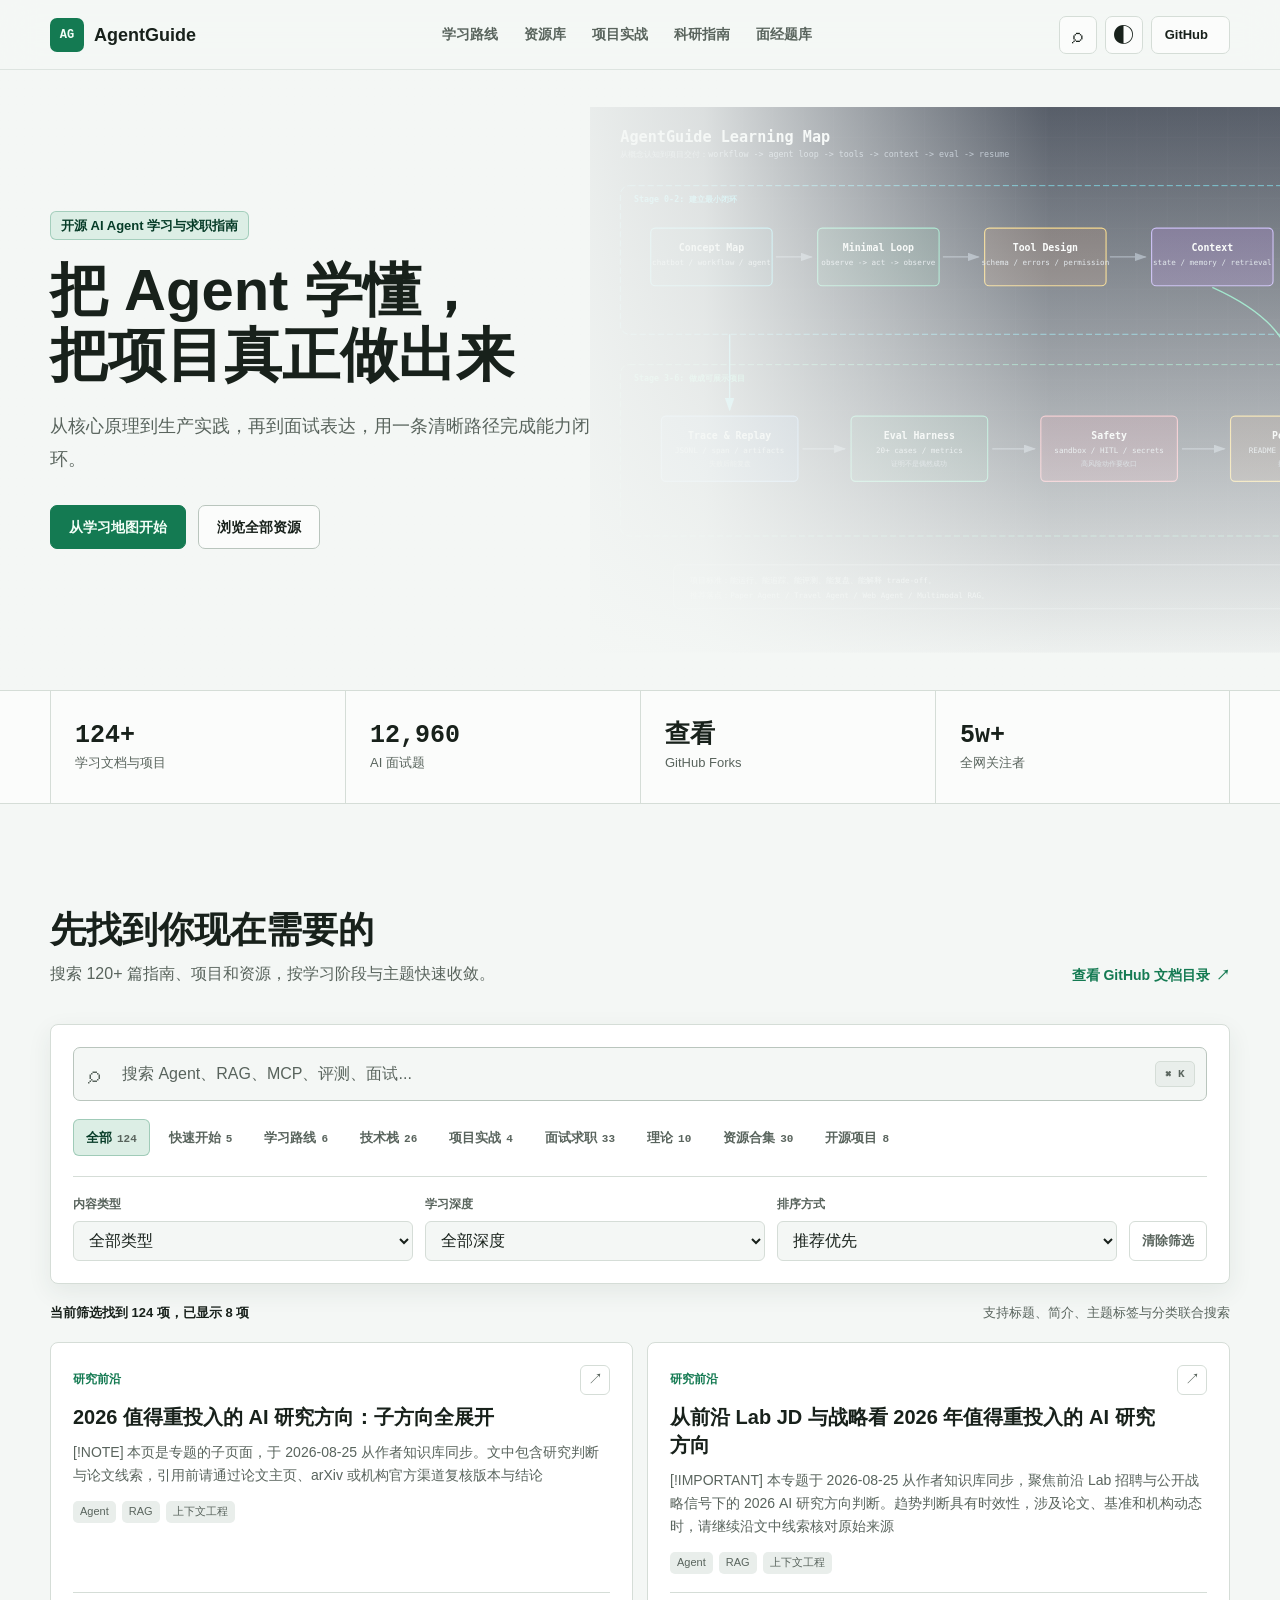
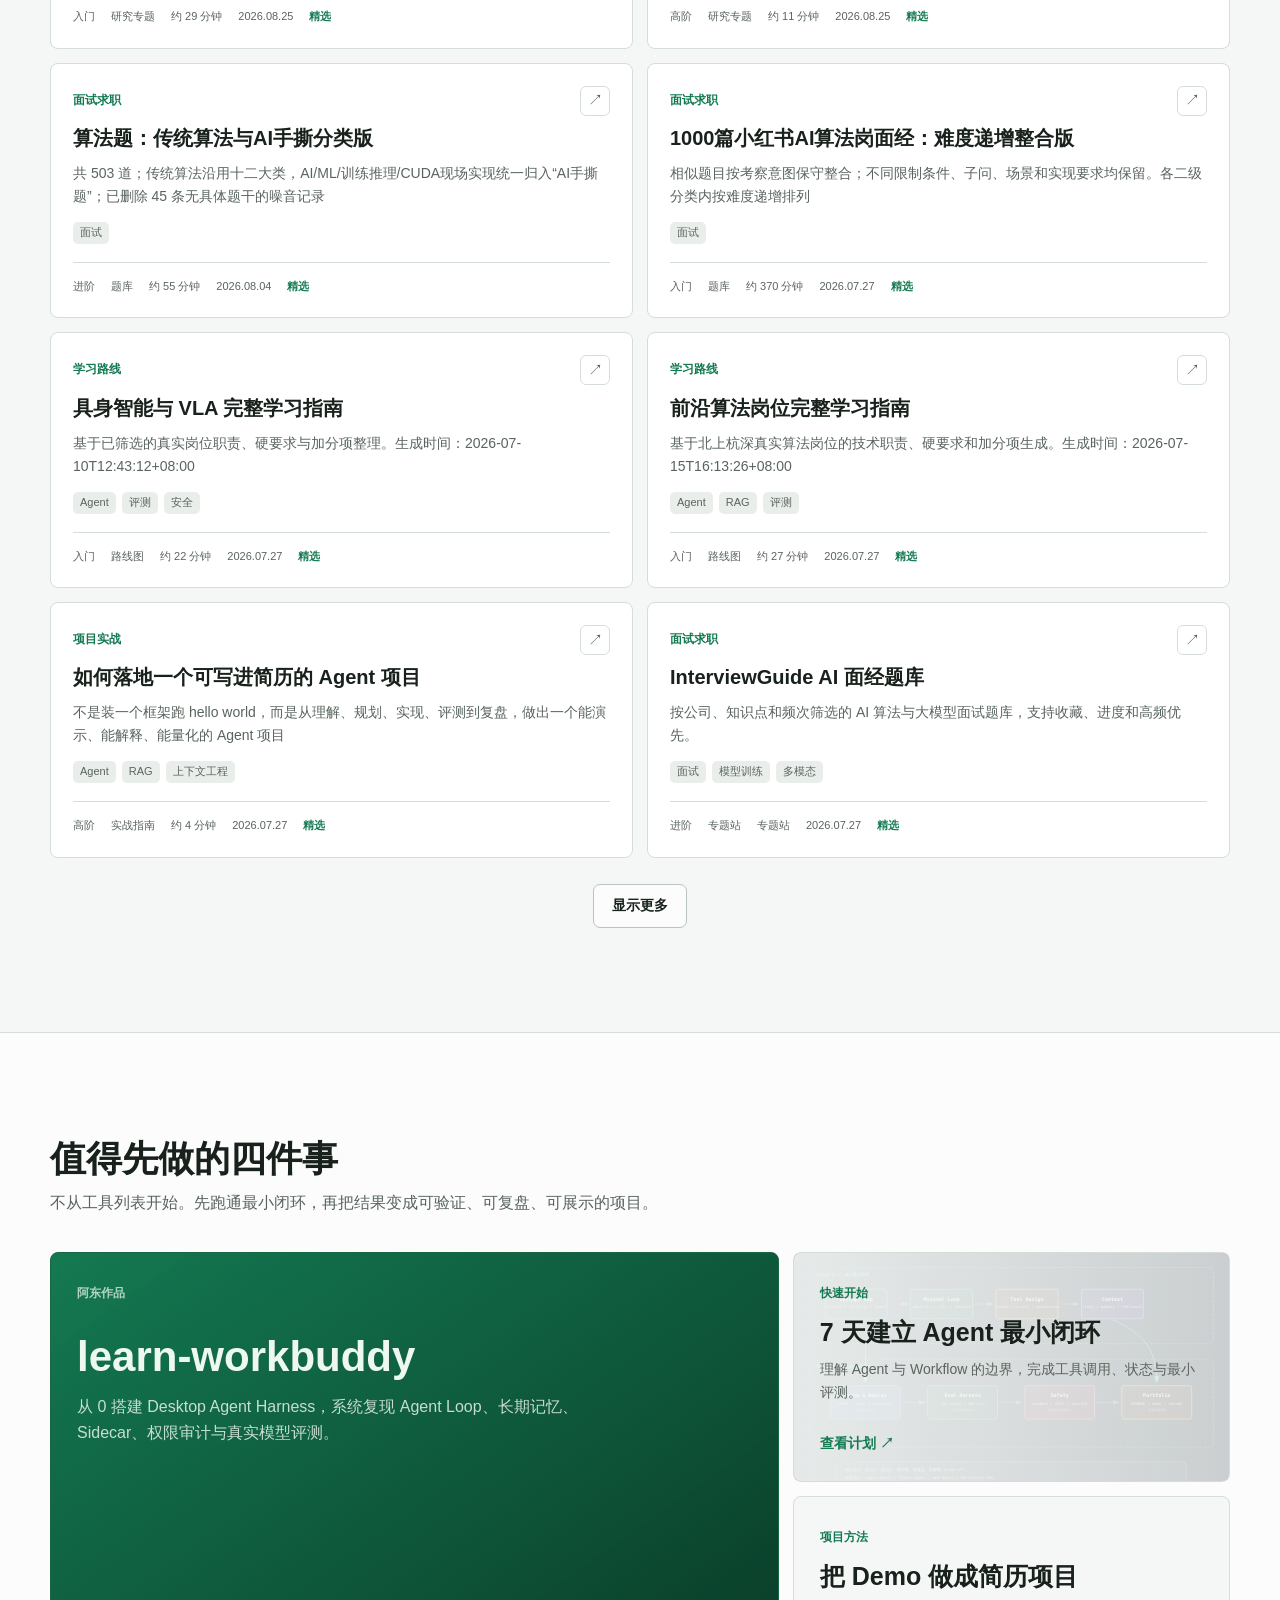
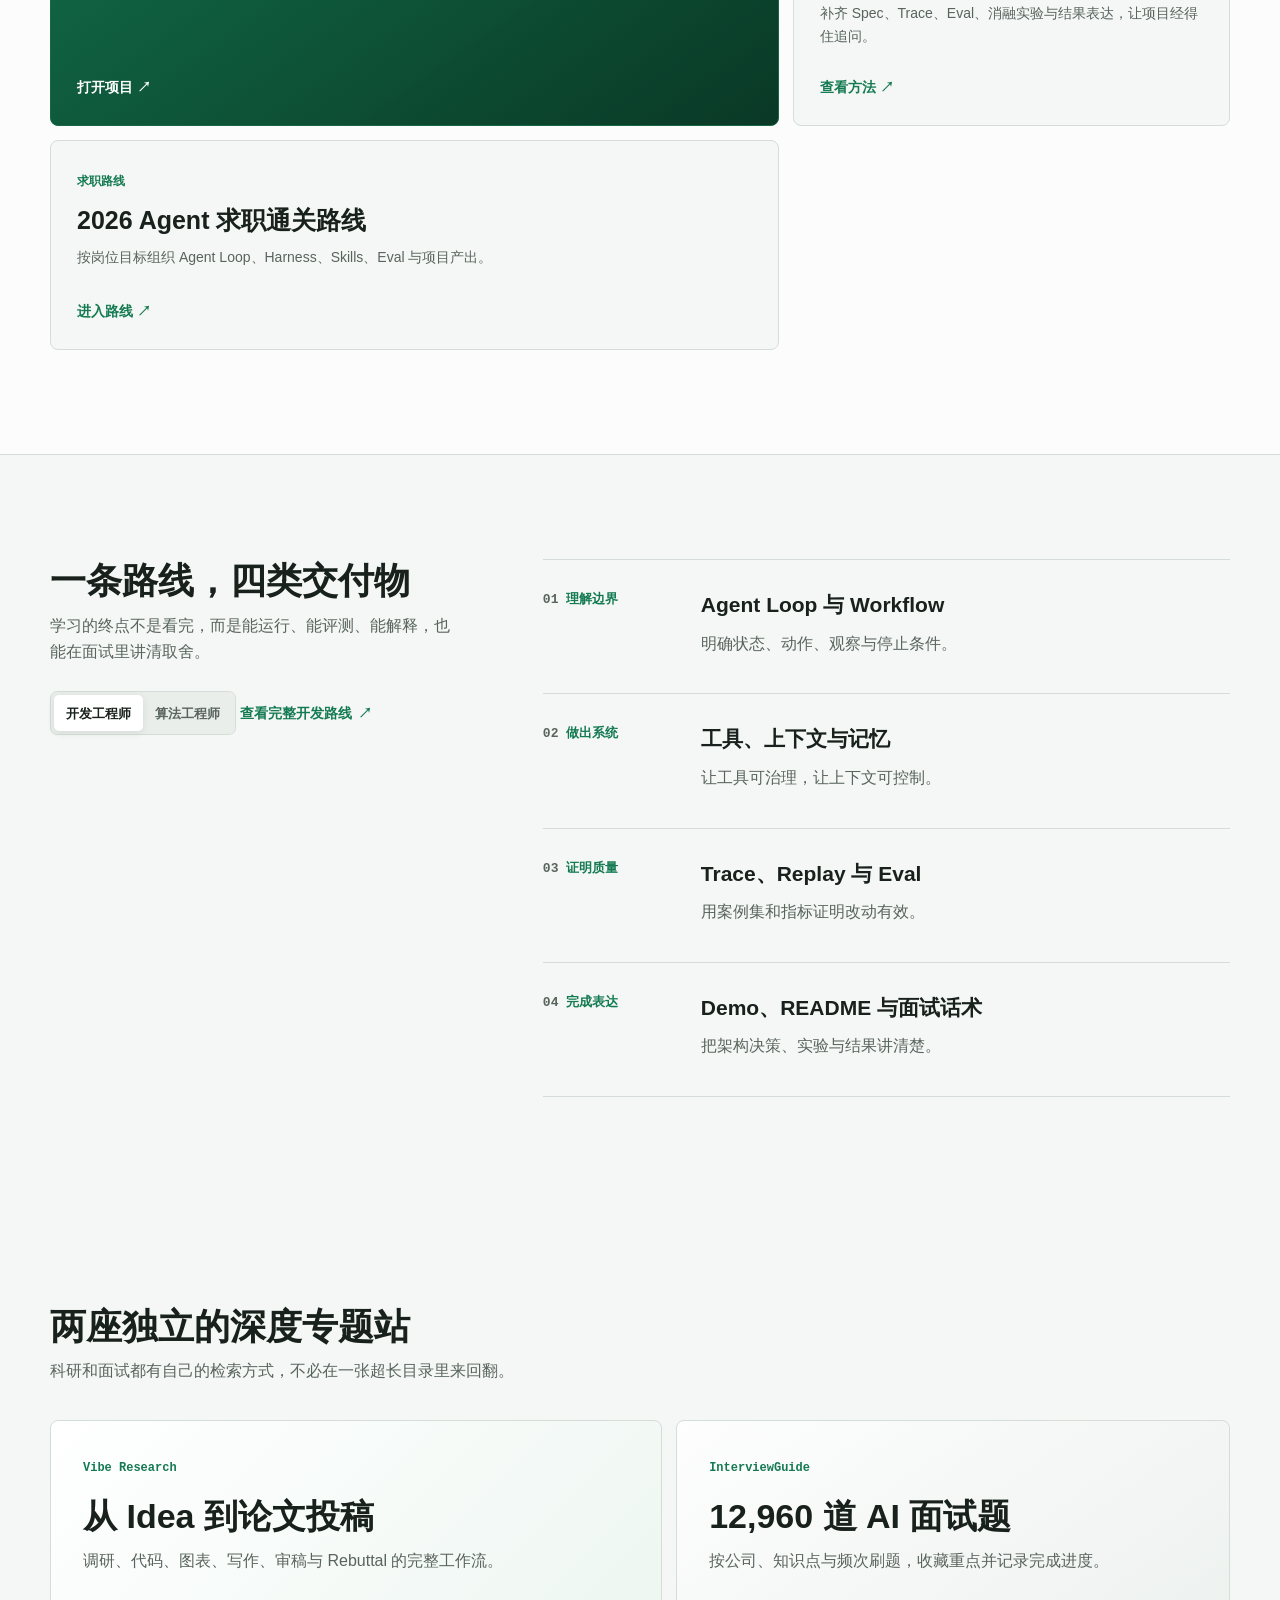
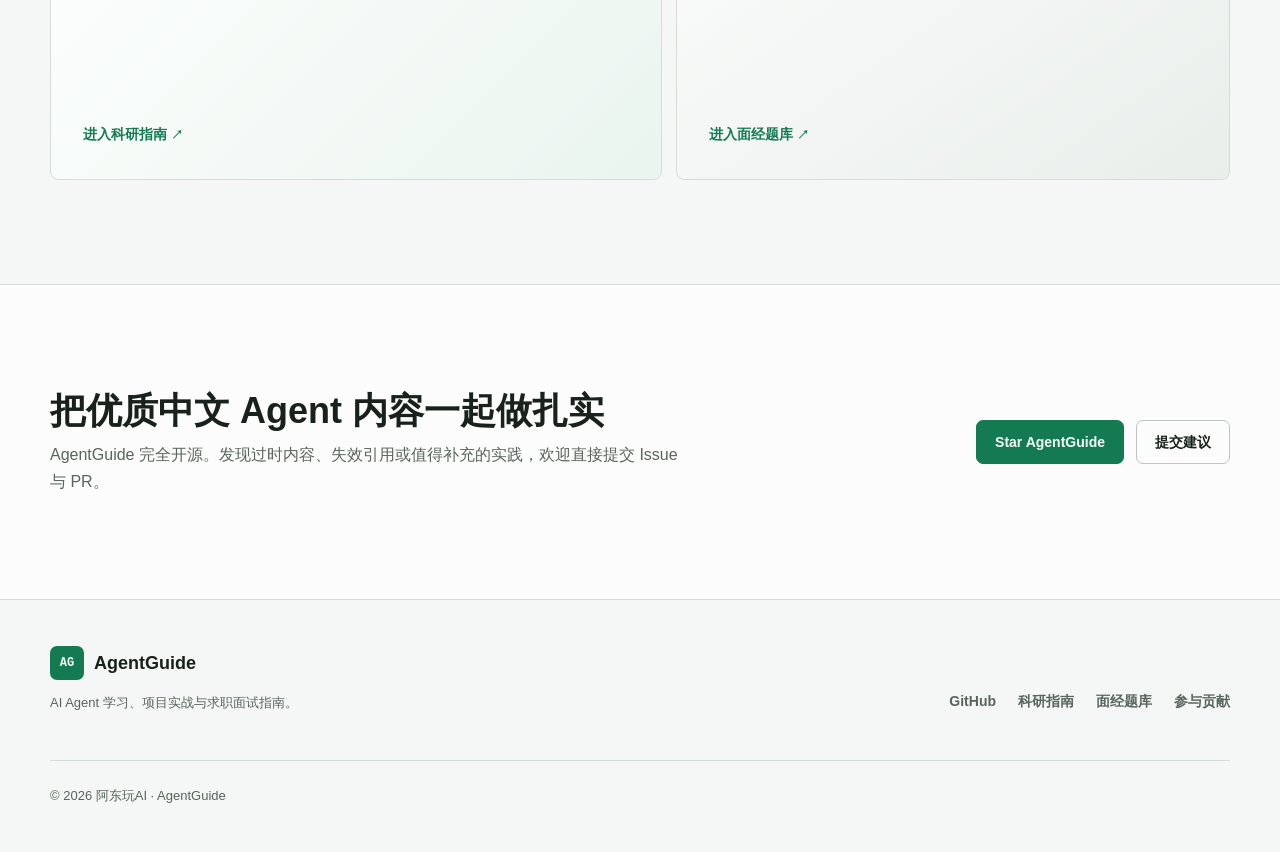
<file: index.html>
<!doctype html>
<html lang="zh-CN">
<head>
    <meta charset="utf-8">
    <meta name="viewport" content="width=device-width, initial-scale=1, viewport-fit=cover">
    <title>AgentGuide | AI Agent 学习路线、项目实战与面试指南</title>
    <meta name="description" content="AgentGuide 是面向中文开发者的 AI Agent 开源学习指南，系统覆盖 Agent Loop、RAG、上下文工程、MCP、Memory、评测、项目实战与大模型求职面试。">
    <meta name="author" content="阿东玩AI">
    <meta name="robots" content="index, follow, max-image-preview:large, max-snippet:-1, max-video-preview:-1">
    <meta name="theme-color" content="#f4f7f5" media="(prefers-color-scheme: light)">
    <meta name="theme-color" content="#101713" media="(prefers-color-scheme: dark)">
    <meta name="color-scheme" content="light dark">
    <meta name="application-name" content="AgentGuide">

    <link rel="canonical" href="https://adongwanai.github.io/AgentGuide/">
    <link rel="alternate" hreflang="zh-CN" href="https://adongwanai.github.io/AgentGuide/">
    <link rel="alternate" hreflang="x-default" href="https://adongwanai.github.io/AgentGuide/">
    <link rel="icon" type="image/svg+xml" href="assets/favicon.svg">
    <link rel="manifest" href="site.webmanifest">
    <link rel="preload" href="assets/agentguide-learning-map.svg" as="image" type="image/svg+xml">
    <link rel="stylesheet" href="assets/site.css?v=20260727">

    <meta property="og:type" content="website">
    <meta property="og:locale" content="zh_CN">
    <meta property="og:site_name" content="AgentGuide">
    <meta property="og:url" content="https://adongwanai.github.io/AgentGuide/">
    <meta property="og:title" content="AgentGuide | AI Agent 学习路线、项目实战与面试指南">
    <meta property="og:description" content="从 Agent 原理、RAG 与上下文工程，到项目交付、评测与求职面试，一站式构建可落地的 AI Agent 能力。">
    <meta property="og:image" content="https://adongwanai.github.io/AgentGuide/assets/agentguide-social.png">
    <meta property="og:image:secure_url" content="https://adongwanai.github.io/AgentGuide/assets/agentguide-social.png">
    <meta property="og:image:type" content="image/png">
    <meta property="og:image:width" content="1200">
    <meta property="og:image:height" content="630">
    <meta property="og:image:alt" content="AgentGuide AI Agent 学习地图">

    <meta name="twitter:card" content="summary_large_image">
    <meta name="twitter:title" content="AgentGuide | AI Agent 学习路线、项目实战与面试指南">
    <meta name="twitter:description" content="系统学习 AI Agent，完成可评测项目，并准备大模型面试。">
    <meta name="twitter:image" content="https://adongwanai.github.io/AgentGuide/assets/agentguide-social.png">
    <meta name="twitter:image:alt" content="AgentGuide AI Agent 学习地图">

    <script type="application/ld+json">
    {
      "@context": "https://schema.org",
      "@graph": [
        {
          "@type": "WebSite",
          "@id": "https://adongwanai.github.io/AgentGuide/#website",
          "url": "https://adongwanai.github.io/AgentGuide/",
          "name": "AgentGuide",
          "alternateName": "AI Agent 开发与求职指南",
          "inLanguage": "zh-CN",
          "description": "面向中文开发者的 AI Agent 开源学习、项目实战与求职面试指南",
          "publisher": { "@id": "https://adongwanai.github.io/AgentGuide/#author" }
        },
        {
          "@type": "Person",
          "@id": "https://adongwanai.github.io/AgentGuide/#author",
          "name": "阿东玩AI",
          "url": "https://github.com/adongwanai",
          "sameAs": [
            "https://github.com/adongwanai",
            "https://space.bilibili.com/297247087",
            "https://www.xiaohongshu.com/user/profile/5f310fd50000000001009df5"
          ]
        },
        {
          "@type": "CollectionPage",
          "@id": "https://adongwanai.github.io/AgentGuide/#collection",
          "url": "https://adongwanai.github.io/AgentGuide/",
          "name": "AgentGuide AI Agent 学习资源库",
          "isPartOf": { "@id": "https://adongwanai.github.io/AgentGuide/#website" },
          "about": ["AI Agent", "RAG", "上下文工程", "MCP", "大模型面试"],
          "inLanguage": "zh-CN",
          "dateModified": "2026-07-27",
          "mainEntity": {
            "@type": "ItemList",
            "itemListElement": [
              {
                "@type": "ListItem",
                "position": 1,
                "name": "learn-workbuddy",
                "url": "https://github.com/adongwanai/learn-workbuddy"
              },
              {
                "@type": "ListItem",
                "position": 2,
                "name": "2026 Agent 求职通关路线",
                "url": "https://github.com/adongwanai/AgentGuide/blob/main/docs/05-roadmaps/agent-job-ready-roadmap-2026.md"
              },
              {
                "@type": "ListItem",
                "position": 3,
                "name": "AI 面经题库",
                "url": "https://adongwanai.github.io/AgentGuide/interview/"
              },
              {
                "@type": "ListItem",
                "position": 4,
                "name": "Vibe Research AI 科研指南",
                "url": "https://adongwanai.github.io/AgentGuide/research/"
              }
            ]
          }
        }
      ]
    }
    </script>
    <script>
        (() => {
            try {
                const saved = localStorage.getItem('agentguide-theme');
                const preferred = matchMedia('(prefers-color-scheme: dark)').matches ? 'dark' : 'light';
                document.documentElement.dataset.theme = saved === 'dark' || saved === 'light' ? saved : preferred;
            } catch {
                document.documentElement.dataset.theme = 'light';
            }
        })();
    </script>
</head>
<body>
    <a class="skip-link" href="#main-content">跳到主要内容</a>

    <header class="site-header" data-site-header>
        <nav class="shell nav-bar" aria-label="主导航">
            <a class="brand" href="/AgentGuide/">
                <span class="brand-mark" aria-hidden="true">AG</span>
                <span>AgentGuide</span>
            </a>

            <ul class="nav-links">
                <li><a href="#roadmap">学习路线</a></li>
                <li><a href="#resources">资源库</a></li>
                <li><a href="#featured">项目实战</a></li>
                <li><a href="/AgentGuide/research/">科研指南</a></li>
                <li><a href="/AgentGuide/interview/">面经题库</a></li>
            </ul>

            <div class="nav-actions">
                <button class="icon-button" type="button" data-search-trigger aria-label="搜索资源" title="搜索资源 (Ctrl/⌘ K)">
                    <span aria-hidden="true">⌕</span>
                </button>
                <button class="icon-button" type="button" data-theme-toggle aria-label="切换深浅色主题" title="切换主题">
                    <span data-theme-icon aria-hidden="true">◐</span>
                </button>
                <a class="github-button" href="https://github.com/adongwanai/AgentGuide" target="_blank" rel="noopener noreferrer">
                    <span>GitHub</span>
                    <span data-github-stars aria-label="GitHub stars"></span>
                </a>
            </div>
        </nav>
    </header>

    <main id="main-content">
        <section class="hero" id="home" aria-labelledby="hero-title">
            <img class="hero-map" src="assets/agentguide-learning-map.svg" alt="AgentGuide 从概念、Agent Loop、工具、上下文到评测与作品集的学习地图" width="1120" height="720" fetchpriority="high">
            <div class="hero-shade" aria-hidden="true"></div>
            <div class="shell hero-inner">
                <div class="hero-copy">
                    <p class="eyebrow">开源 AI Agent 学习与求职指南</p>
                    <h1 id="hero-title">把 Agent 学懂，<br>把项目真正做出来</h1>
                    <p class="hero-description">从核心原理到生产实践，再到面试表达，用一条清晰路径完成能力闭环。</p>
                    <div class="hero-actions">
                        <a class="button button-primary" href="https://github.com/adongwanai/AgentGuide/blob/main/docs/00-getting-started/README.md">从学习地图开始</a>
                        <a class="button button-secondary" href="#resources">浏览全部资源</a>
                    </div>
                </div>
            </div>
        </section>

        <aside class="signal-band" aria-label="AgentGuide 数据概览">
            <div class="shell signal-grid">
                <div><strong data-resource-total>120+</strong><span>学习文档与项目</span></div>
                <div><strong>12,960</strong><span>AI 面试题</span></div>
                <div><strong data-github-forks>实时</strong><span>GitHub Forks</span></div>
                <div><strong>5w+</strong><span>全网关注者</span></div>
            </div>
        </aside>

        <section class="finder section" id="resources" aria-labelledby="finder-title">
            <div class="shell">
                <div class="section-heading finder-heading">
                    <div>
                        <h2 id="finder-title">先找到你现在需要的</h2>
                        <p>搜索 120+ 篇指南、项目和资源，按学习阶段与主题快速收敛。</p>
                    </div>
                    <a class="text-link" href="https://github.com/adongwanai/AgentGuide/tree/main/docs" target="_blank" rel="noopener noreferrer">查看 GitHub 文档目录 <span aria-hidden="true">↗</span></a>
                </div>

                <div class="search-workspace">
                    <label class="search-field" for="resource-search">
                        <span class="search-glyph" aria-hidden="true">⌕</span>
                        <input id="resource-search" type="search" placeholder="搜索 Agent、RAG、MCP、评测、面试..." autocomplete="off" spellcheck="false">
                        <kbd>⌘ K</kbd>
                    </label>

                    <div class="category-tabs" id="category-tabs" role="group" aria-label="资源分类">
                        <button type="button" class="category-tab is-active" data-category="全部">全部</button>
                    </div>

                    <div class="filter-row">
                        <label>
                            <span>内容类型</span>
                            <select id="type-filter"><option value="全部">全部类型</option></select>
                        </label>
                        <label>
                            <span>学习深度</span>
                            <select id="level-filter">
                                <option value="全部">全部深度</option>
                                <option value="入门">入门</option>
                                <option value="进阶">进阶</option>
                                <option value="高阶">高阶</option>
                            </select>
                        </label>
                        <label>
                            <span>排序方式</span>
                            <select id="sort-filter">
                                <option value="recommended">推荐优先</option>
                                <option value="updated">最近更新</option>
                                <option value="shortest">短阅读优先</option>
                            </select>
                        </label>
                        <button class="clear-filters" id="clear-filters" type="button">清除筛选</button>
                    </div>
                </div>

                <div class="results-toolbar" aria-live="polite">
                    <p id="results-summary">正在整理资源...</p>
                    <p class="results-hint">支持标题、简介、主题标签与分类联合搜索</p>
                </div>

                <div class="resource-grid" id="resource-grid" aria-live="polite" aria-busy="true">
                    <div class="resource-skeleton"></div>
                    <div class="resource-skeleton"></div>
                    <div class="resource-skeleton"></div>
                    <div class="resource-skeleton"></div>
                </div>

                <div class="empty-state" id="empty-state" hidden>
                    <strong>没有找到匹配内容</strong>
                    <p>换一个关键词，或者清除部分筛选条件。</p>
                    <button class="button button-secondary" type="button" data-empty-reset>重置筛选</button>
                </div>

                <div class="error-state" id="error-state" hidden>
                    <strong>资源索引暂时没有加载成功</strong>
                    <p>可以刷新页面重试，或者直接前往 GitHub 文档目录。</p>
                    <a class="button button-secondary" href="https://github.com/adongwanai/AgentGuide/tree/main/docs">打开文档目录</a>
                </div>

                <div class="load-more-wrap">
                    <button class="button button-secondary" id="load-more" type="button" hidden>显示更多</button>
                </div>
            </div>
        </section>

        <section class="featured section section-tint" id="featured" aria-labelledby="featured-title">
            <div class="shell">
                <div class="section-heading stacked-heading">
                    <h2 id="featured-title">值得先做的四件事</h2>
                    <p>不从工具列表开始。先跑通最小闭环，再把结果变成可验证、可复盘、可展示的项目。</p>
                </div>

                <div class="featured-grid">
                    <article class="feature-project feature-project-primary">
                        <div>
                            <span class="feature-index">阿东作品</span>
                            <h3>learn-workbuddy</h3>
                            <p>从 0 搭建 Desktop Agent Harness，系统复现 Agent Loop、长期记忆、Sidecar、权限审计与真实模型评测。</p>
                        </div>
                        <a href="https://github.com/adongwanai/learn-workbuddy" target="_blank" rel="noopener noreferrer">打开项目 <span aria-hidden="true">↗</span></a>
                    </article>

                    <article class="feature-project feature-project-map">
                        <div>
                            <span class="feature-index">快速开始</span>
                            <h3>7 天建立 Agent 最小闭环</h3>
                            <p>理解 Agent 与 Workflow 的边界，完成工具调用、状态与最小评测。</p>
                        </div>
                        <a href="https://github.com/adongwanai/AgentGuide/blob/main/docs/00-getting-started/02-first-7-days.md">查看计划 <span aria-hidden="true">↗</span></a>
                    </article>

                    <article class="feature-project">
                        <div>
                            <span class="feature-index">项目方法</span>
                            <h3>把 Demo 做成简历项目</h3>
                            <p>补齐 Spec、Trace、Eval、消融实验与结果表达，让项目经得住追问。</p>
                        </div>
                        <a href="https://github.com/adongwanai/AgentGuide/blob/main/docs/03-practice/05-ship-agent-project.md">查看方法 <span aria-hidden="true">↗</span></a>
                    </article>

                    <article class="feature-project">
                        <div>
                            <span class="feature-index">求职路线</span>
                            <h3>2026 Agent 求职通关路线</h3>
                            <p>按岗位目标组织 Agent Loop、Harness、Skills、Eval 与项目产出。</p>
                        </div>
                        <a href="https://github.com/adongwanai/AgentGuide/blob/main/docs/05-roadmaps/agent-job-ready-roadmap-2026.md">进入路线 <span aria-hidden="true">↗</span></a>
                    </article>
                </div>
            </div>
        </section>

        <section class="roadmap section" id="roadmap" aria-labelledby="roadmap-title">
            <div class="shell roadmap-layout">
                <div class="roadmap-intro">
                    <h2 id="roadmap-title">一条路线，四类交付物</h2>
                    <p>学习的终点不是看完，而是能运行、能评测、能解释，也能在面试里讲清取舍。</p>
                    <div class="roadmap-switch" role="group" aria-label="学习路线选择">
                        <button type="button" class="is-active" data-route="developer">开发工程师</button>
                        <button type="button" data-route="algorithm">算法工程师</button>
                    </div>
                    <a class="text-link" id="route-link" href="https://github.com/adongwanai/AgentGuide/blob/main/docs/05-roadmaps/learning-roadmap-development.md">查看完整开发路线 <span aria-hidden="true">↗</span></a>
                </div>

                <ol class="roadmap-steps" id="roadmap-steps">
                    <li>
                        <span>理解边界</span>
                        <div><strong>Agent Loop 与 Workflow</strong><p>明确状态、动作、观察与停止条件。</p></div>
                    </li>
                    <li>
                        <span>做出系统</span>
                        <div><strong>工具、上下文与记忆</strong><p>让工具可治理，让上下文可控制。</p></div>
                    </li>
                    <li>
                        <span>证明质量</span>
                        <div><strong>Trace、Replay 与 Eval</strong><p>用案例集和指标证明改动有效。</p></div>
                    </li>
                    <li>
                        <span>完成表达</span>
                        <div><strong>Demo、README 与面试话术</strong><p>把架构决策、实验与结果讲清楚。</p></div>
                    </li>
                </ol>
            </div>
        </section>

        <section class="portals section" aria-labelledby="portals-title">
            <div class="shell">
                <div class="section-heading stacked-heading">
                    <h2 id="portals-title">两座独立的深度专题站</h2>
                    <p>科研和面试都有自己的检索方式，不必在一张超长目录里来回翻。</p>
                </div>

                <div class="portal-layout">
                    <a class="portal portal-research" href="/AgentGuide/research/">
                        <div>
                            <span>Vibe Research</span>
                            <h3>从 Idea 到论文投稿</h3>
                            <p>调研、代码、图表、写作、审稿与 Rebuttal 的完整工作流。</p>
                        </div>
                        <strong>进入科研指南 <span aria-hidden="true">↗</span></strong>
                    </a>
                    <a class="portal portal-interview" href="/AgentGuide/interview/">
                        <div>
                            <span>InterviewGuide</span>
                            <h3>12,960 道 AI 面试题</h3>
                            <p>按公司、知识点与频次刷题，收藏重点并记录完成进度。</p>
                        </div>
                        <strong>进入面经题库 <span aria-hidden="true">↗</span></strong>
                    </a>
                </div>
            </div>
        </section>

        <section class="community section" id="community" aria-labelledby="community-title">
            <div class="shell community-layout">
                <div>
                    <h2 id="community-title">把优质中文 Agent 内容一起做扎实</h2>
                    <p>AgentGuide 完全开源。发现过时内容、失效引用或值得补充的实践，欢迎直接提交 Issue 与 PR。</p>
                </div>
                <div class="community-actions">
                    <a class="button button-primary" href="https://github.com/adongwanai/AgentGuide" target="_blank" rel="noopener noreferrer">Star AgentGuide</a>
                    <a class="button button-secondary" href="https://github.com/adongwanai/AgentGuide/issues" target="_blank" rel="noopener noreferrer">提交建议</a>
                </div>
            </div>
        </section>
    </main>

    <footer class="site-footer">
        <div class="shell footer-layout">
            <div>
                <a class="brand footer-brand" href="/AgentGuide/">
                    <span class="brand-mark" aria-hidden="true">AG</span>
                    <span>AgentGuide</span>
                </a>
                <p>AI Agent 学习、项目实战与求职面试指南。</p>
            </div>
            <nav class="footer-links" aria-label="页脚导航">
                <a href="https://github.com/adongwanai/AgentGuide">GitHub</a>
                <a href="/AgentGuide/research/">科研指南</a>
                <a href="/AgentGuide/interview/">面经题库</a>
                <a href="https://github.com/adongwanai/AgentGuide/blob/main/CONTRIBUTING.md">参与贡献</a>
            </nav>
            <p class="copyright">© 2026 阿东玩AI · AgentGuide</p>
        </div>
    </footer>

    <noscript>
        <div class="noscript-notice">资源筛选需要启用 JavaScript。全部文档仍可在 GitHub 仓库中访问。</div>
    </noscript>
    <script src="assets/site.js?v=20260727" defer></script>
</body>
</html>
</file>
<file: assets/site.css>
:root {
    --bg: #f4f7f5;
    --surface: #fbfcfb;
    --surface-strong: #ffffff;
    --surface-muted: #e9eeeb;
    --text: #18211b;
    --text-muted: #59645d;
    --text-soft: #59645d;
    --line: #d5ddd7;
    --line-strong: #b9c5bd;
    --accent: #147a52;
    --accent-hover: #0d6442;
    --accent-soft: #dceee5;
    --accent-ink: #073c28;
    --header: rgb(244 247 245 / 0.88);
    --shadow: 0 18px 50px rgb(36 61 45 / 0.09);
    --shadow-small: 0 8px 24px rgb(36 61 45 / 0.08);
    --radius: 8px;
    --header-height: 70px;
    --shell: 1180px;
}

:root[data-theme="dark"] {
    --bg: #101713;
    --surface: #141d17;
    --surface-strong: #18231c;
    --surface-muted: #202c24;
    --text: #edf4ef;
    --text-muted: #aab8ae;
    --text-soft: #85948a;
    --line: #2d3a31;
    --line-strong: #435148;
    --accent: #5fc696;
    --accent-hover: #80d5ad;
    --accent-soft: #183c2b;
    --accent-ink: #d9f5e7;
    --header: rgb(16 23 19 / 0.88);
    --shadow: 0 18px 50px rgb(0 0 0 / 0.26);
    --shadow-small: 0 8px 24px rgb(0 0 0 / 0.22);
}

* {
    box-sizing: border-box;
}

html {
    scroll-behavior: smooth;
    scroll-padding-top: calc(var(--header-height) + 24px);
    background: var(--bg);
}

body {
    margin: 0;
    color: var(--text);
    background: var(--bg);
    font-family: ui-sans-serif, -apple-system, BlinkMacSystemFont, "Segoe UI", "PingFang SC", "Hiragino Sans GB", "Microsoft YaHei", sans-serif;
    font-size: 16px;
    line-height: 1.65;
    letter-spacing: 0;
    text-rendering: optimizeLegibility;
    -webkit-font-smoothing: antialiased;
}

button,
input,
select {
    font: inherit;
    letter-spacing: 0;
}

button,
a {
    -webkit-tap-highlight-color: transparent;
}

a {
    color: inherit;
}

img {
    display: block;
    max-width: 100%;
}

button {
    color: inherit;
}

:focus-visible {
    outline: 3px solid color-mix(in srgb, var(--accent) 52%, transparent);
    outline-offset: 3px;
}

::selection {
    color: var(--accent-ink);
    background: var(--accent-soft);
}

[hidden] {
    display: none !important;
}

.shell {
    width: min(calc(100% - 40px), var(--shell));
    margin-inline: auto;
}

.skip-link {
    position: fixed;
    top: 10px;
    left: 10px;
    z-index: 100;
    padding: 10px 14px;
    color: #ffffff;
    background: #123d2b;
    border-radius: 6px;
    transform: translateY(-140%);
    transition: transform 160ms ease;
}

.skip-link:focus {
    transform: translateY(0);
}

.site-header {
    position: sticky;
    top: 0;
    z-index: 20;
    height: var(--header-height);
    background: var(--header);
    border-bottom: 1px solid color-mix(in srgb, var(--line) 72%, transparent);
    backdrop-filter: blur(18px) saturate(150%);
    -webkit-backdrop-filter: blur(18px) saturate(150%);
}

.nav-bar {
    display: grid;
    grid-template-columns: auto 1fr auto;
    align-items: center;
    height: 100%;
    gap: 28px;
}

.brand {
    display: inline-flex;
    align-items: center;
    gap: 10px;
    color: var(--text);
    font-weight: 760;
    font-size: 18px;
    line-height: 1;
    text-decoration: none;
    white-space: nowrap;
}

.brand-mark {
    display: grid;
    width: 34px;
    height: 34px;
    place-items: center;
    color: #f3fff8;
    background: #147a52;
    border-radius: 7px;
    font-family: ui-monospace, SFMono-Regular, Menlo, Consolas, monospace;
    font-size: 12px;
    font-weight: 800;
}

.nav-links {
    display: flex;
    align-items: center;
    justify-content: center;
    gap: 26px;
    margin: 0;
    padding: 0;
    list-style: none;
    white-space: nowrap;
}

.nav-links a,
.footer-links a {
    color: var(--text-muted);
    font-size: 14px;
    font-weight: 620;
    text-decoration: none;
}

.nav-links a:hover,
.footer-links a:hover {
    color: var(--text);
}

.nav-actions {
    display: flex;
    align-items: center;
    gap: 8px;
}

.icon-button,
.github-button {
    display: inline-flex;
    height: 38px;
    align-items: center;
    justify-content: center;
    border: 1px solid var(--line);
    border-radius: 7px;
    background: var(--surface);
    box-shadow: none;
    cursor: pointer;
    transition: border-color 160ms ease, background-color 160ms ease, transform 120ms ease;
}

.icon-button {
    width: 38px;
    padding: 0;
    font-size: 21px;
    line-height: 1;
}

.github-button {
    gap: 8px;
    padding: 0 13px;
    color: var(--text);
    font-size: 13px;
    font-weight: 700;
    text-decoration: none;
}

.github-button [data-github-stars]:not(:empty)::before {
    content: "★ ";
    color: var(--accent);
}

.icon-button:hover,
.github-button:hover {
    border-color: var(--line-strong);
    background: var(--surface-strong);
}

.icon-button:active,
.github-button:active,
.button:active,
.category-tab:active,
.roadmap-switch button:active {
    transform: translateY(1px);
}

.hero {
    position: relative;
    isolation: isolate;
    min-height: min(620px, calc(100dvh - var(--header-height)));
    overflow: hidden;
    border-bottom: 1px solid var(--line);
}

.hero-map {
    position: absolute;
    top: 50%;
    right: max(-210px, calc((100vw - var(--shell)) / 2 - 210px));
    z-index: -3;
    width: min(850px, 68vw);
    height: auto;
    opacity: 0.94;
    transform: translateY(-50%);
    filter: saturate(0.88) contrast(1.04);
}

.hero-shade {
    position: absolute;
    inset: 0;
    z-index: -2;
    background:
        linear-gradient(90deg, var(--bg) 0%, var(--bg) 39%, color-mix(in srgb, var(--bg) 86%, transparent) 55%, color-mix(in srgb, var(--bg) 12%, transparent) 82%),
        linear-gradient(180deg, color-mix(in srgb, var(--bg) 14%, transparent), var(--bg) 98%);
}

:root[data-theme="dark"] .hero-map {
    opacity: 0.9;
    filter: saturate(0.88) brightness(1.18) contrast(1.04);
}

.hero-inner {
    display: flex;
    min-height: min(620px, calc(100dvh - var(--header-height)));
    align-items: center;
    padding-block: 64px;
}

.hero-copy {
    width: min(640px, 60%);
    padding-block: 8px;
}

.eyebrow {
    display: inline-flex;
    align-items: center;
    min-height: 28px;
    margin: 0 0 18px;
    padding: 3px 10px;
    color: var(--accent-ink);
    background: var(--accent-soft);
    border: 1px solid color-mix(in srgb, var(--accent) 28%, transparent);
    border-radius: 6px;
    font-size: 13px;
    font-weight: 700;
}

.hero h1 {
    max-width: 680px;
    margin: 0;
    font-size: 58px;
    font-weight: 810;
    line-height: 1.12;
    letter-spacing: 0;
}

.hero-description {
    max-width: 540px;
    margin: 22px 0 0;
    color: var(--text-muted);
    font-size: 18px;
    line-height: 1.8;
}

.hero-actions,
.community-actions {
    display: flex;
    flex-wrap: wrap;
    align-items: center;
    gap: 12px;
    margin-top: 30px;
}

.button {
    display: inline-flex;
    min-height: 44px;
    align-items: center;
    justify-content: center;
    padding: 10px 18px;
    border: 1px solid transparent;
    border-radius: 7px;
    font-size: 14px;
    font-weight: 720;
    line-height: 1.2;
    text-align: center;
    text-decoration: none;
    white-space: nowrap;
    cursor: pointer;
    transition: background-color 160ms ease, border-color 160ms ease, color 160ms ease, transform 120ms ease;
}

.button-primary {
    color: #f4fff8;
    background: #147a52;
    border-color: #147a52;
}

.button-primary:hover {
    background: #0d6442;
    border-color: #0d6442;
}

.button-secondary {
    color: var(--text);
    background: var(--surface);
    border-color: var(--line-strong);
}

.button-secondary:hover {
    color: var(--accent-ink);
    border-color: var(--accent);
    background: var(--accent-soft);
}

.signal-band {
    border-bottom: 1px solid var(--line);
    background: var(--surface);
}

.signal-grid {
    display: grid;
    grid-template-columns: repeat(4, minmax(0, 1fr));
    min-height: 112px;
}

.signal-grid > div {
    display: flex;
    flex-direction: column;
    justify-content: center;
    gap: 1px;
    padding: 20px 24px;
    border-left: 1px solid var(--line);
}

.signal-grid > div:last-child {
    border-right: 1px solid var(--line);
}

.signal-grid strong {
    color: var(--text);
    font-family: ui-monospace, SFMono-Regular, Menlo, Consolas, monospace;
    font-size: 25px;
    line-height: 1.25;
}

.signal-grid span {
    color: var(--text-muted);
    font-size: 13px;
}

.section {
    padding-block: 104px;
}

.section-tint {
    background: var(--surface);
    border-block: 1px solid var(--line);
}

.section-heading {
    display: flex;
    align-items: end;
    justify-content: space-between;
    gap: 28px;
    margin-bottom: 36px;
}

.section-heading h2,
.roadmap-intro h2,
.community h2 {
    margin: 0;
    font-size: 36px;
    line-height: 1.2;
    letter-spacing: 0;
}

.section-heading p,
.roadmap-intro > p,
.community p {
    max-width: 640px;
    margin: 10px 0 0;
    color: var(--text-muted);
}

.stacked-heading {
    display: block;
}

.text-link {
    display: inline-flex;
    align-items: center;
    gap: 6px;
    color: var(--accent);
    font-size: 14px;
    font-weight: 720;
    text-decoration: none;
    white-space: nowrap;
}

.text-link:hover {
    color: var(--accent-hover);
}

.search-workspace {
    padding: 22px;
    background: var(--surface-strong);
    border: 1px solid var(--line);
    border-radius: var(--radius);
    box-shadow: var(--shadow-small);
}

.search-field {
    position: relative;
    display: flex;
    align-items: center;
}

.search-glyph {
    position: absolute;
    left: 15px;
    color: var(--text-muted);
    font-size: 24px;
    line-height: 1;
    pointer-events: none;
}

.search-field input {
    width: 100%;
    height: 54px;
    padding: 0 66px 0 48px;
    color: var(--text);
    background: var(--bg);
    border: 1px solid var(--line-strong);
    border-radius: 7px;
    outline: none;
    transition: border-color 160ms ease, box-shadow 160ms ease, background-color 160ms ease;
}

.search-field input::placeholder {
    color: var(--text-soft);
    opacity: 1;
}

.search-field input:focus {
    background: var(--surface-strong);
    border-color: var(--accent);
    box-shadow: 0 0 0 3px color-mix(in srgb, var(--accent) 18%, transparent);
}

.search-field kbd {
    position: absolute;
    right: 12px;
    min-width: 40px;
    padding: 3px 7px;
    color: var(--text-soft);
    background: var(--surface-muted);
    border: 1px solid var(--line);
    border-radius: 5px;
    font-family: ui-monospace, SFMono-Regular, Menlo, Consolas, monospace;
    font-size: 11px;
    font-weight: 700;
    text-align: center;
}

.category-tabs {
    display: flex;
    gap: 6px;
    margin-top: 18px;
    padding-bottom: 2px;
    overflow-x: auto;
    scrollbar-width: thin;
}

.category-tab {
    flex: 0 0 auto;
    min-height: 36px;
    padding: 7px 12px;
    color: var(--text-muted);
    background: transparent;
    border: 1px solid transparent;
    border-radius: 6px;
    font-size: 13px;
    font-weight: 670;
    white-space: nowrap;
    cursor: pointer;
    transition: background-color 140ms ease, color 140ms ease, border-color 140ms ease, transform 120ms ease;
}

.category-tab:hover {
    color: var(--text);
    background: var(--surface-muted);
}

.category-tab.is-active {
    color: var(--accent-ink);
    background: var(--accent-soft);
    border-color: color-mix(in srgb, var(--accent) 30%, transparent);
}

.category-tab .tab-count {
    margin-left: 5px;
    color: var(--text-soft);
    font-family: ui-monospace, SFMono-Regular, Menlo, Consolas, monospace;
    font-size: 11px;
}

.filter-row {
    display: grid;
    grid-template-columns: repeat(3, minmax(0, 1fr)) auto;
    align-items: end;
    gap: 12px;
    margin-top: 18px;
    padding-top: 18px;
    border-top: 1px solid var(--line);
}

.filter-row label {
    display: grid;
    gap: 6px;
}

.filter-row label > span {
    color: var(--text-muted);
    font-size: 12px;
    font-weight: 680;
}

.filter-row select {
    width: 100%;
    height: 40px;
    padding: 0 34px 0 11px;
    color: var(--text);
    background: var(--bg);
    border: 1px solid var(--line);
    border-radius: 6px;
    cursor: pointer;
}

.clear-filters {
    height: 40px;
    padding: 0 12px;
    color: var(--text-muted);
    background: transparent;
    border: 1px solid var(--line);
    border-radius: 6px;
    font-size: 13px;
    font-weight: 660;
    cursor: pointer;
}

.clear-filters:hover {
    color: var(--text);
    border-color: var(--line-strong);
}

.results-toolbar {
    display: flex;
    align-items: center;
    justify-content: space-between;
    gap: 20px;
    min-height: 58px;
}

.results-toolbar p {
    margin: 0;
    color: var(--text-muted);
    font-size: 13px;
}

.results-toolbar #results-summary {
    color: var(--text);
    font-weight: 720;
}

.resource-grid {
    display: grid;
    grid-template-columns: repeat(2, minmax(0, 1fr));
    gap: 14px;
}

.resource-card {
    position: relative;
    display: grid;
    min-height: 246px;
    align-content: space-between;
    gap: 18px;
    padding: 22px;
    overflow: hidden;
    background: var(--surface-strong);
    border: 1px solid var(--line);
    border-radius: var(--radius);
    transition: transform 180ms ease, border-color 180ms ease, box-shadow 180ms ease;
}

.resource-card:hover {
    transform: translateY(-3px);
    border-color: color-mix(in srgb, var(--accent) 55%, var(--line));
    box-shadow: var(--shadow-small);
}

.resource-card-link {
    position: absolute;
    inset: 0;
    z-index: 1;
    border-radius: inherit;
}

.resource-card-top,
.resource-card-footer {
    position: relative;
    z-index: 2;
    pointer-events: none;
}

.resource-card-heading {
    display: flex;
    align-items: start;
    justify-content: space-between;
    gap: 14px;
}

.resource-card h3 {
    margin: 12px 0 0;
    font-size: 20px;
    line-height: 1.4;
    letter-spacing: 0;
}

.resource-card p {
    display: -webkit-box;
    margin: 10px 0 0;
    overflow: hidden;
    color: var(--text-muted);
    font-size: 14px;
    line-height: 1.65;
    -webkit-box-orient: vertical;
    -webkit-line-clamp: 3;
}

.resource-category {
    color: var(--accent);
    font-size: 12px;
    font-weight: 760;
}

.resource-arrow {
    display: grid;
    width: 30px;
    height: 30px;
    flex: 0 0 auto;
    place-items: center;
    color: var(--text-muted);
    border: 1px solid var(--line);
    border-radius: 6px;
    font-size: 15px;
}

.resource-card:hover .resource-arrow {
    color: var(--accent);
    border-color: var(--accent);
}

.tag-list {
    display: flex;
    flex-wrap: wrap;
    gap: 6px;
    margin-top: 14px;
}

.resource-tag {
    padding: 3px 7px;
    color: var(--text-muted);
    background: var(--surface-muted);
    border-radius: 5px;
    font-size: 11px;
    line-height: 1.45;
}

.resource-card-footer {
    display: flex;
    flex-wrap: wrap;
    gap: 8px 16px;
    padding-top: 14px;
    color: var(--text-soft);
    border-top: 1px solid var(--line);
    font-size: 11px;
}

.resource-card-footer .is-featured {
    color: var(--accent);
    font-weight: 760;
}

.resource-skeleton {
    min-height: 246px;
    border: 1px solid var(--line);
    border-radius: var(--radius);
    background:
        linear-gradient(90deg, transparent, color-mix(in srgb, var(--surface-strong) 72%, transparent), transparent),
        var(--surface-muted);
    background-size: 220% 100%, 100% 100%;
}

.empty-state,
.error-state {
    padding: 54px 20px;
    color: var(--text-muted);
    text-align: center;
    border: 1px dashed var(--line-strong);
    border-radius: var(--radius);
}

.empty-state strong,
.error-state strong {
    color: var(--text);
    font-size: 18px;
}

.empty-state p,
.error-state p {
    margin: 6px 0 18px;
}

.load-more-wrap {
    display: flex;
    justify-content: center;
    margin-top: 26px;
}

.featured-grid {
    display: grid;
    grid-template-columns: 1.25fr 0.75fr;
    grid-template-rows: repeat(2, minmax(210px, auto));
    gap: 14px;
}

.feature-project {
    display: flex;
    min-height: 210px;
    flex-direction: column;
    justify-content: space-between;
    gap: 28px;
    padding: 26px;
    background: var(--bg);
    border: 1px solid var(--line);
    border-radius: var(--radius);
}

.feature-project-primary {
    grid-row: span 2;
    min-height: 434px;
    color: #eef8f2;
    background:
        linear-gradient(145deg, rgb(20 122 82 / 0.96), rgb(10 56 38 / 0.98)),
        #0d5d3d;
    border-color: #176745;
}

.feature-project-map {
    background:
        linear-gradient(90deg, color-mix(in srgb, var(--bg) 94%, transparent), color-mix(in srgb, var(--bg) 82%, transparent)),
        url("agentguide-learning-map.svg") center / cover;
}

.feature-project h3 {
    margin: 10px 0 0;
    font-size: 25px;
    line-height: 1.3;
    letter-spacing: 0;
}

.feature-project-primary h3 {
    max-width: 520px;
    margin-top: 24px;
    font-size: 42px;
}

.feature-project p {
    max-width: 560px;
    margin: 10px 0 0;
    color: var(--text-muted);
    font-size: 14px;
}

.feature-project-primary p {
    color: rgb(238 248 242 / 0.82);
    font-size: 16px;
}

.feature-index {
    color: var(--accent);
    font-size: 12px;
    font-weight: 760;
}

.feature-project-primary .feature-index {
    color: rgb(238 248 242 / 0.72);
}

.feature-project a {
    align-self: flex-start;
    color: var(--accent);
    font-size: 14px;
    font-weight: 760;
    text-decoration: none;
}

.feature-project-primary a {
    color: #ffffff;
}

.roadmap-layout {
    display: grid;
    grid-template-columns: minmax(280px, 0.85fr) minmax(0, 1.45fr);
    align-items: start;
    gap: 90px;
}

.roadmap-intro {
    position: sticky;
    top: calc(var(--header-height) + 32px);
}

.roadmap-switch {
    display: inline-grid;
    grid-template-columns: 1fr 1fr;
    margin: 26px 0 20px;
    padding: 3px;
    background: var(--surface-muted);
    border: 1px solid var(--line);
    border-radius: 7px;
}

.roadmap-switch button {
    min-height: 36px;
    padding: 6px 12px;
    color: var(--text-muted);
    background: transparent;
    border: 0;
    border-radius: 5px;
    font-size: 13px;
    font-weight: 700;
    cursor: pointer;
}

.roadmap-switch button.is-active {
    color: var(--text);
    background: var(--surface-strong);
    box-shadow: 0 2px 8px rgb(31 48 37 / 0.09);
}

.roadmap-steps {
    margin: 0;
    padding: 0;
    list-style: none;
    counter-reset: roadmap;
}

.roadmap-steps li {
    display: grid;
    grid-template-columns: 130px 1fr;
    gap: 28px;
    padding: 28px 0 36px;
    border-top: 1px solid var(--line);
    counter-increment: roadmap;
}

.roadmap-steps li:last-child {
    border-bottom: 1px solid var(--line);
}

.roadmap-steps li > span {
    color: var(--accent);
    font-size: 13px;
    font-weight: 760;
}

.roadmap-steps li > span::before {
    content: "0" counter(roadmap) " ";
    color: var(--text-soft);
    font-family: ui-monospace, SFMono-Regular, Menlo, Consolas, monospace;
}

.roadmap-steps strong {
    font-size: 21px;
}

.roadmap-steps p {
    margin: 8px 0 0;
    color: var(--text-muted);
}

.portal-layout {
    display: grid;
    grid-template-columns: 1.05fr 0.95fr;
    gap: 14px;
}

.portal {
    display: flex;
    min-height: 360px;
    flex-direction: column;
    justify-content: space-between;
    gap: 44px;
    padding: 32px;
    overflow: hidden;
    color: var(--text);
    background: var(--surface-strong);
    border: 1px solid var(--line);
    border-radius: var(--radius);
    text-decoration: none;
    transition: transform 180ms ease, border-color 180ms ease, box-shadow 180ms ease;
}

.portal:hover {
    transform: translateY(-3px);
    border-color: var(--accent);
    box-shadow: var(--shadow);
}

.portal-research {
    background:
        linear-gradient(135deg, var(--surface-strong), color-mix(in srgb, var(--accent-soft) 60%, var(--surface-strong)));
}

.portal-interview {
    background:
        linear-gradient(145deg, color-mix(in srgb, var(--surface-strong) 92%, var(--surface-muted)), var(--surface-muted));
}

.portal span {
    color: var(--accent);
    font-family: ui-monospace, SFMono-Regular, Menlo, Consolas, monospace;
    font-size: 12px;
    font-weight: 760;
}

.portal h3 {
    margin: 16px 0 0;
    font-size: 34px;
    line-height: 1.2;
    letter-spacing: 0;
}

.portal p {
    max-width: 480px;
    margin: 12px 0 0;
    color: var(--text-muted);
}

.portal strong {
    color: var(--accent);
    font-size: 14px;
}

.community {
    border-top: 1px solid var(--line);
    background: var(--surface);
}

.community-layout {
    display: grid;
    grid-template-columns: minmax(0, 1fr) auto;
    align-items: center;
    gap: 50px;
}

.community-actions {
    margin-top: 0;
    justify-content: flex-end;
}

.site-footer {
    padding-block: 46px;
    color: var(--text-muted);
    background: var(--bg);
    border-top: 1px solid var(--line);
}

.footer-layout {
    display: grid;
    grid-template-columns: 1fr auto;
    align-items: end;
    gap: 34px;
}

.footer-brand {
    color: var(--text);
}

.site-footer p {
    margin: 12px 0 0;
    font-size: 13px;
}

.footer-links {
    display: flex;
    flex-wrap: wrap;
    justify-content: flex-end;
    gap: 22px;
}

.copyright {
    grid-column: 1 / -1;
    padding-top: 24px;
    border-top: 1px solid var(--line);
}

.noscript-notice {
    position: fixed;
    inset: auto 20px 20px;
    z-index: 30;
    padding: 12px 16px;
    color: #ffffff;
    background: #263b2e;
    border-radius: 7px;
    text-align: center;
}

.not-found-page {
    display: grid;
    min-height: 100dvh;
    place-items: center;
    padding: 28px;
}

.not-found-content {
    width: min(100%, 560px);
}

.not-found-content > p {
    margin: 68px 0 10px;
    color: var(--accent);
    font-family: ui-monospace, SFMono-Regular, Menlo, Consolas, monospace;
    font-size: 15px;
    font-weight: 760;
}

.not-found-content h1 {
    margin: 0;
    font-size: 48px;
    line-height: 1.15;
}

.not-found-content > span {
    display: block;
    margin: 16px 0 28px;
    color: var(--text-muted);
}

@media (prefers-reduced-motion: no-preference) {
    body.is-ready .hero-copy {
        animation: hero-enter 620ms cubic-bezier(0.16, 1, 0.3, 1) both;
    }

    .resource-skeleton {
        animation: skeleton-shimmer 1.35s ease-in-out infinite;
    }

    @keyframes hero-enter {
        from { opacity: 0; transform: translateY(18px); }
        to { opacity: 1; transform: translateY(0); }
    }

    @keyframes skeleton-shimmer {
        from { background-position: 140% 0, 0 0; }
        to { background-position: -90% 0, 0 0; }
    }
}

@media (prefers-reduced-motion: reduce) {
    html {
        scroll-behavior: auto;
    }

    *,
    *::before,
    *::after {
        animation-duration: 0.01ms !important;
        animation-iteration-count: 1 !important;
        transition-duration: 0.01ms !important;
    }
}

@media (max-width: 1050px) {
    .nav-links {
        gap: 17px;
    }

    .nav-links a {
        font-size: 13px;
    }

    .github-button [data-github-stars] {
        display: none;
    }

    .hero h1 {
        font-size: 50px;
    }

    .roadmap-layout {
        gap: 56px;
    }
}

@media (max-width: 900px) {
    :root {
        --header-height: 64px;
    }

    .nav-bar {
        grid-template-columns: 1fr auto;
    }

    .nav-links {
        display: none;
    }

    .github-button {
        width: 38px;
        padding: 0;
        font-size: 0;
    }

    .github-button::before {
        content: "↗";
        font-size: 16px;
    }

    .hero-map {
        right: -330px;
        width: 870px;
        opacity: 0.56;
    }

    .hero-shade {
        background:
            linear-gradient(90deg, var(--bg) 0%, var(--bg) 46%, color-mix(in srgb, var(--bg) 72%, transparent) 70%, color-mix(in srgb, var(--bg) 28%, transparent)),
            linear-gradient(180deg, transparent, var(--bg));
    }

    .hero-copy {
        width: 70%;
    }

    .section {
        padding-block: 82px;
    }

    .filter-row {
        grid-template-columns: repeat(3, minmax(0, 1fr));
    }

    .clear-filters {
        grid-column: 1 / -1;
    }

    .featured-grid,
    .portal-layout {
        grid-template-columns: 1fr;
        grid-template-rows: auto;
    }

    .feature-project-primary {
        grid-row: auto;
        min-height: 360px;
    }

    .roadmap-layout {
        grid-template-columns: 1fr;
    }

    .roadmap-intro {
        position: static;
    }
}

@media (max-width: 680px) {
    .shell {
        width: min(calc(100% - 28px), var(--shell));
    }

    .brand {
        font-size: 16px;
    }

    .brand-mark {
        width: 32px;
        height: 32px;
    }

    .nav-actions {
        gap: 5px;
    }

    .icon-button,
    .github-button {
        width: 36px;
        height: 36px;
    }

    .hero,
    .hero-inner {
        min-height: auto;
    }

    .hero-inner {
        align-items: start;
        padding: 286px 0 50px;
    }

    .hero-map {
        top: 28px;
        right: 14px;
        width: calc(100% - 28px);
        opacity: 0.9;
        transform: none;
    }

    .hero-shade {
        background: linear-gradient(180deg, transparent 0%, color-mix(in srgb, var(--bg) 6%, transparent) 28%, var(--bg) 44%, var(--bg) 100%);
    }

    .hero-copy {
        width: 100%;
    }

    .eyebrow {
        margin-bottom: 14px;
        font-size: 12px;
    }

    .hero h1 {
        font-size: 39px;
        line-height: 1.16;
    }

    .hero-description {
        margin-top: 16px;
        font-size: 16px;
        line-height: 1.7;
    }

    .hero-actions {
        margin-top: 22px;
    }

    .signal-grid {
        grid-template-columns: repeat(2, minmax(0, 1fr));
    }

    .signal-grid > div {
        min-height: 92px;
        padding: 16px;
        border-bottom: 1px solid var(--line);
    }

    .signal-grid > div:nth-child(2),
    .signal-grid > div:nth-child(4) {
        border-right: 1px solid var(--line);
    }

    .signal-grid strong {
        font-size: 21px;
    }

    .section {
        padding-block: 66px;
    }

    .section-heading {
        display: block;
        margin-bottom: 26px;
    }

    .section-heading .text-link {
        margin-top: 16px;
    }

    .section-heading h2,
    .roadmap-intro h2,
    .community h2 {
        font-size: 29px;
    }

    .search-workspace {
        padding: 14px;
    }

    .search-field input {
        height: 50px;
        padding-right: 46px;
        font-size: 14px;
    }

    .search-field kbd {
        display: none;
    }

    .filter-row {
        grid-template-columns: 1fr 1fr;
    }

    .filter-row label:nth-child(3),
    .clear-filters {
        grid-column: 1 / -1;
    }

    .results-hint {
        display: none;
    }

    .resource-grid {
        grid-template-columns: 1fr;
    }

    .resource-card,
    .resource-skeleton {
        min-height: 226px;
    }

    .featured-grid {
        gap: 10px;
    }

    .feature-project,
    .portal {
        min-height: 260px;
        padding: 22px;
    }

    .feature-project-primary {
        min-height: 330px;
    }

    .feature-project-primary h3 {
        font-size: 34px;
    }

    .portal h3 {
        font-size: 28px;
    }

    .roadmap-steps li {
        grid-template-columns: 1fr;
        gap: 8px;
    }

    .community-layout {
        grid-template-columns: 1fr;
        gap: 24px;
    }

    .community-actions {
        justify-content: flex-start;
    }

    .footer-layout {
        grid-template-columns: 1fr;
        align-items: start;
    }

    .footer-links {
        justify-content: flex-start;
    }
}

@media (max-width: 420px) {
    .hero-actions,
    .community-actions {
        display: grid;
        grid-template-columns: 1fr;
        width: 100%;
    }

    .button {
        width: 100%;
    }

    .hero h1 {
        font-size: 35px;
    }

    .filter-row {
        grid-template-columns: 1fr;
    }

    .filter-row label,
    .filter-row label:nth-child(3),
    .clear-filters {
        grid-column: 1;
    }
}
</file>
